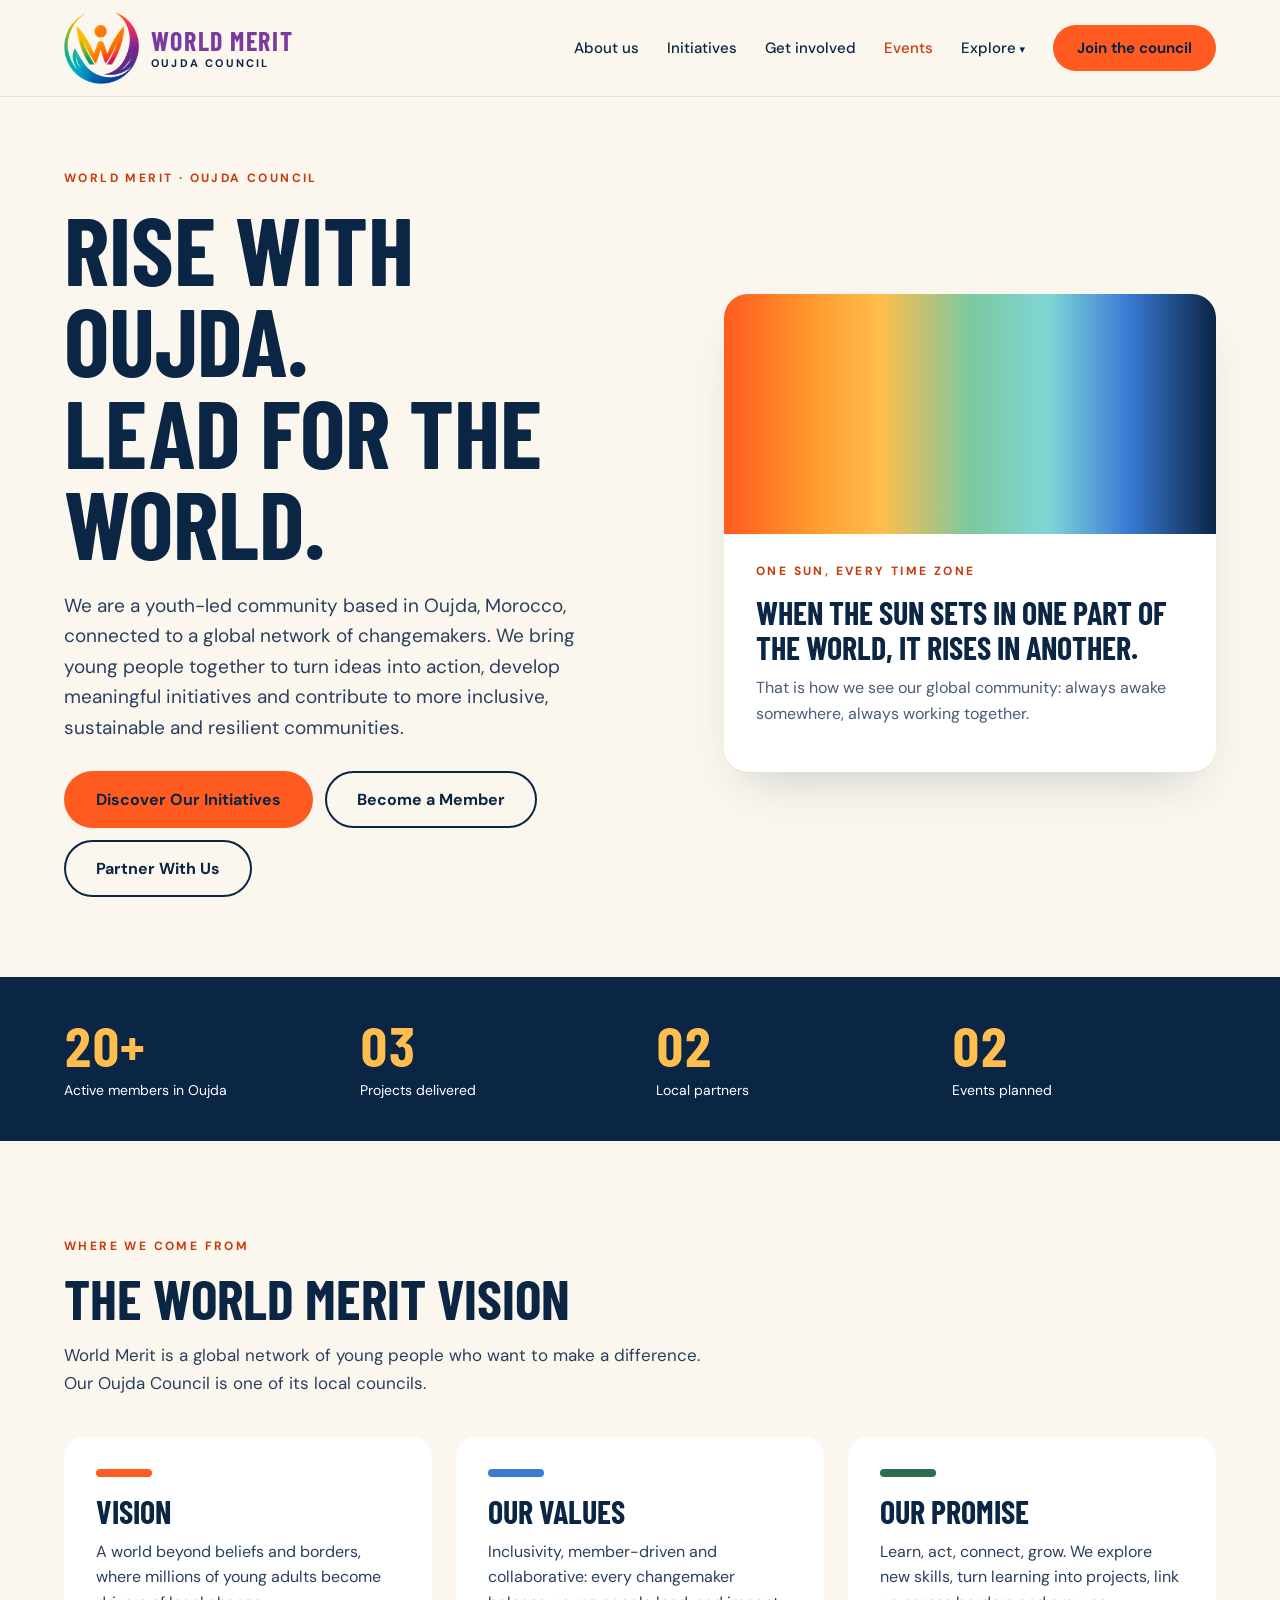
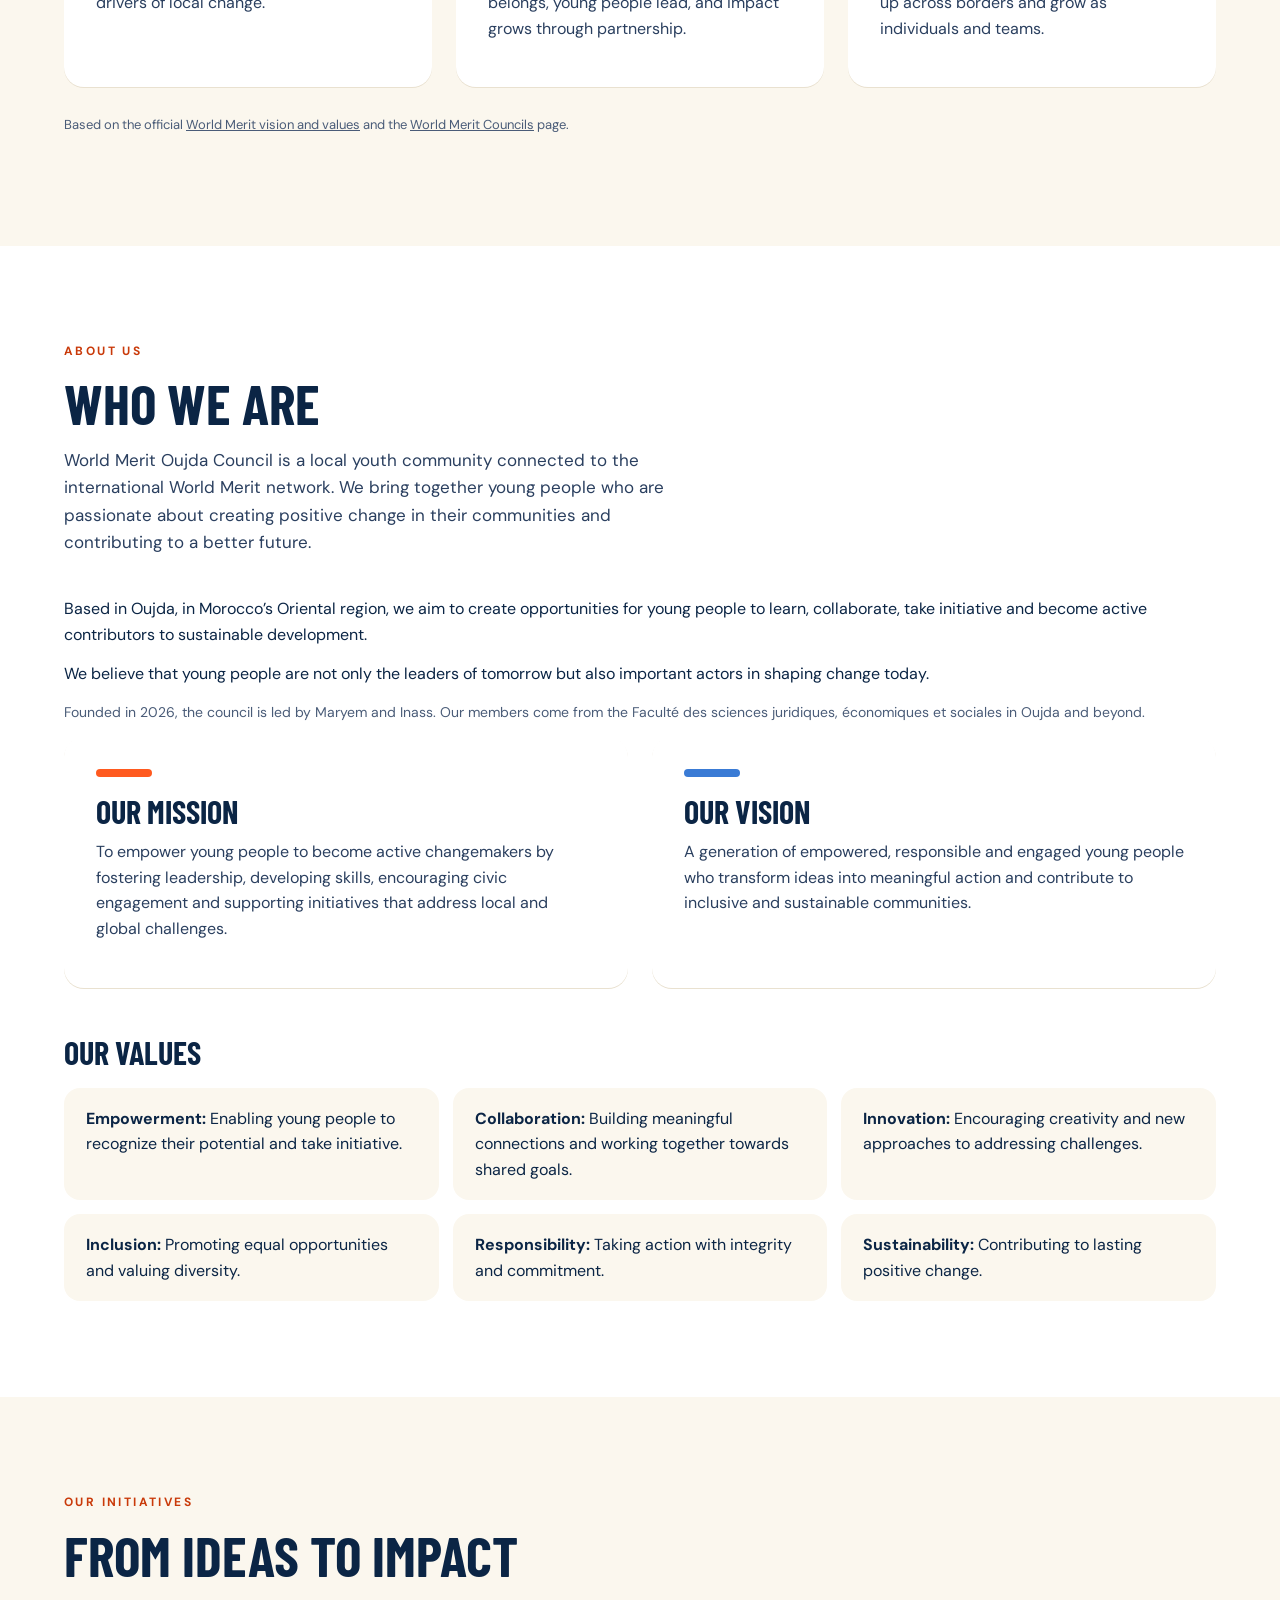
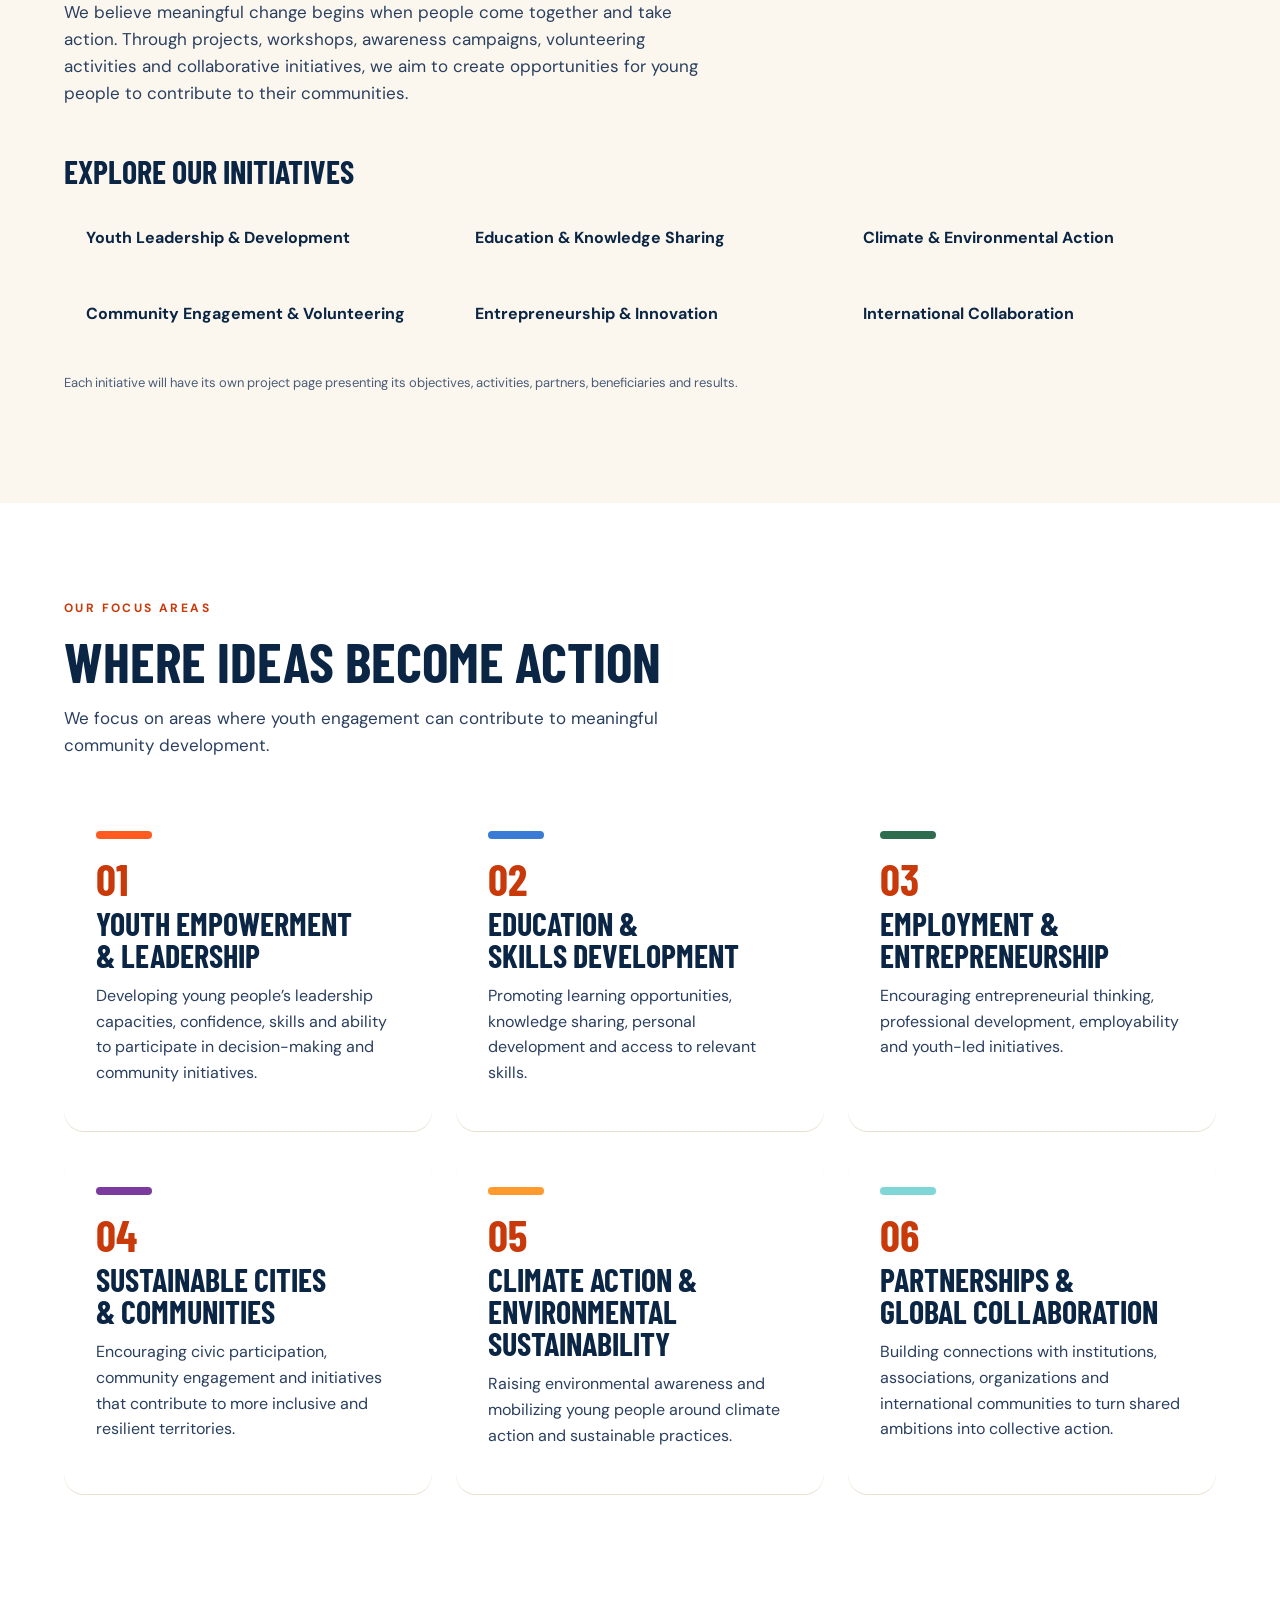
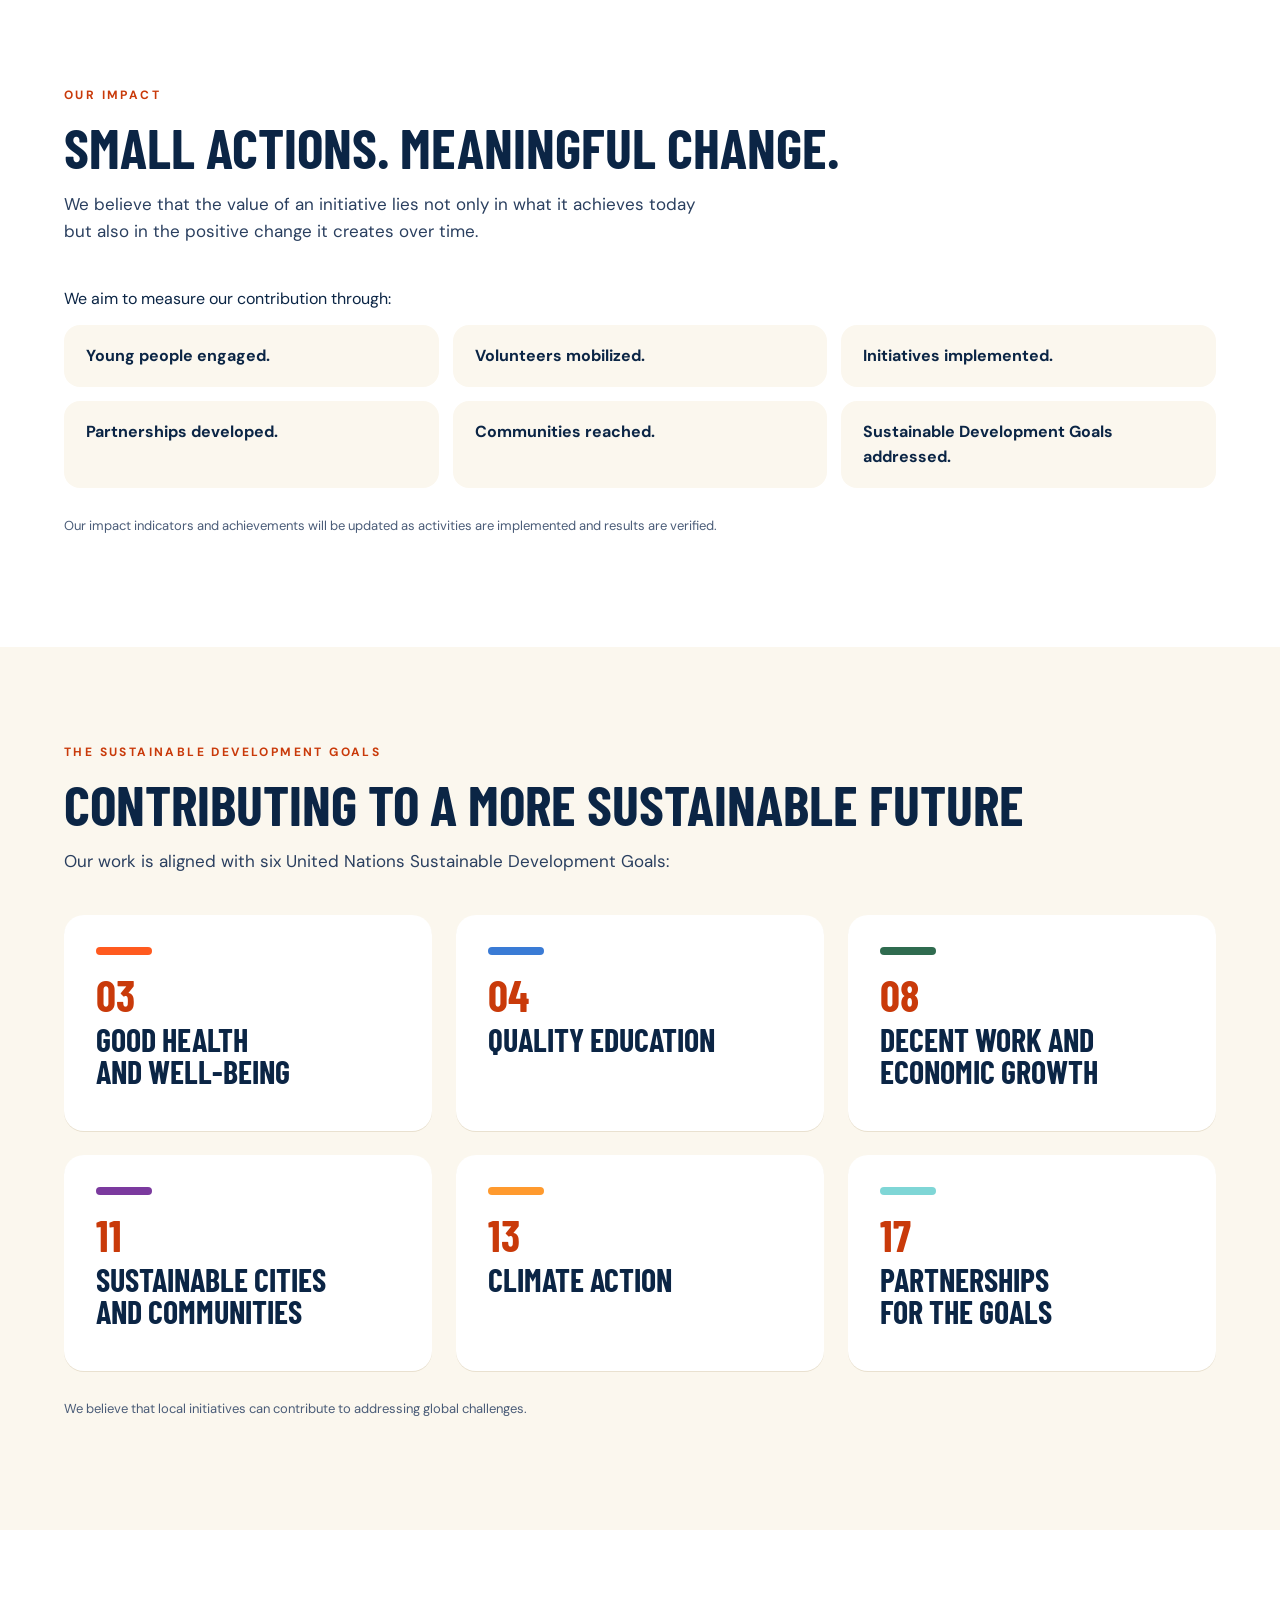
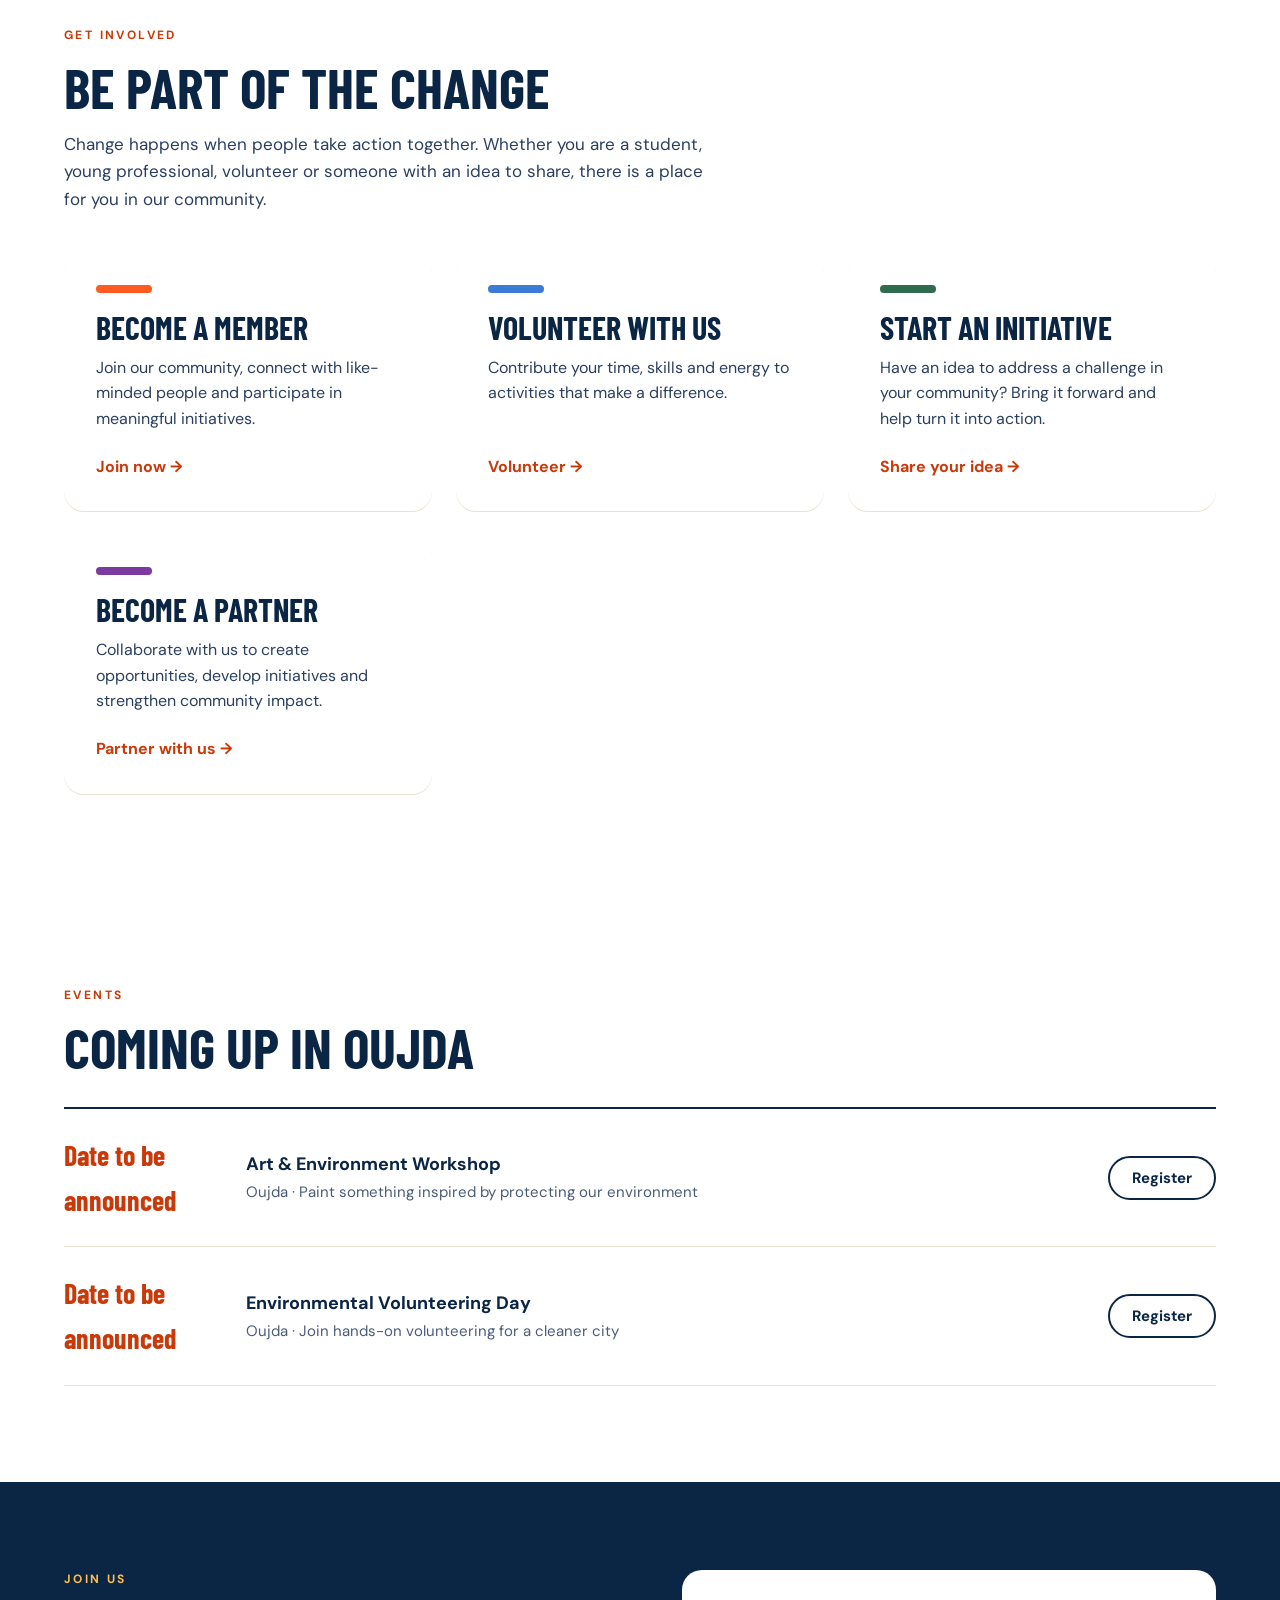
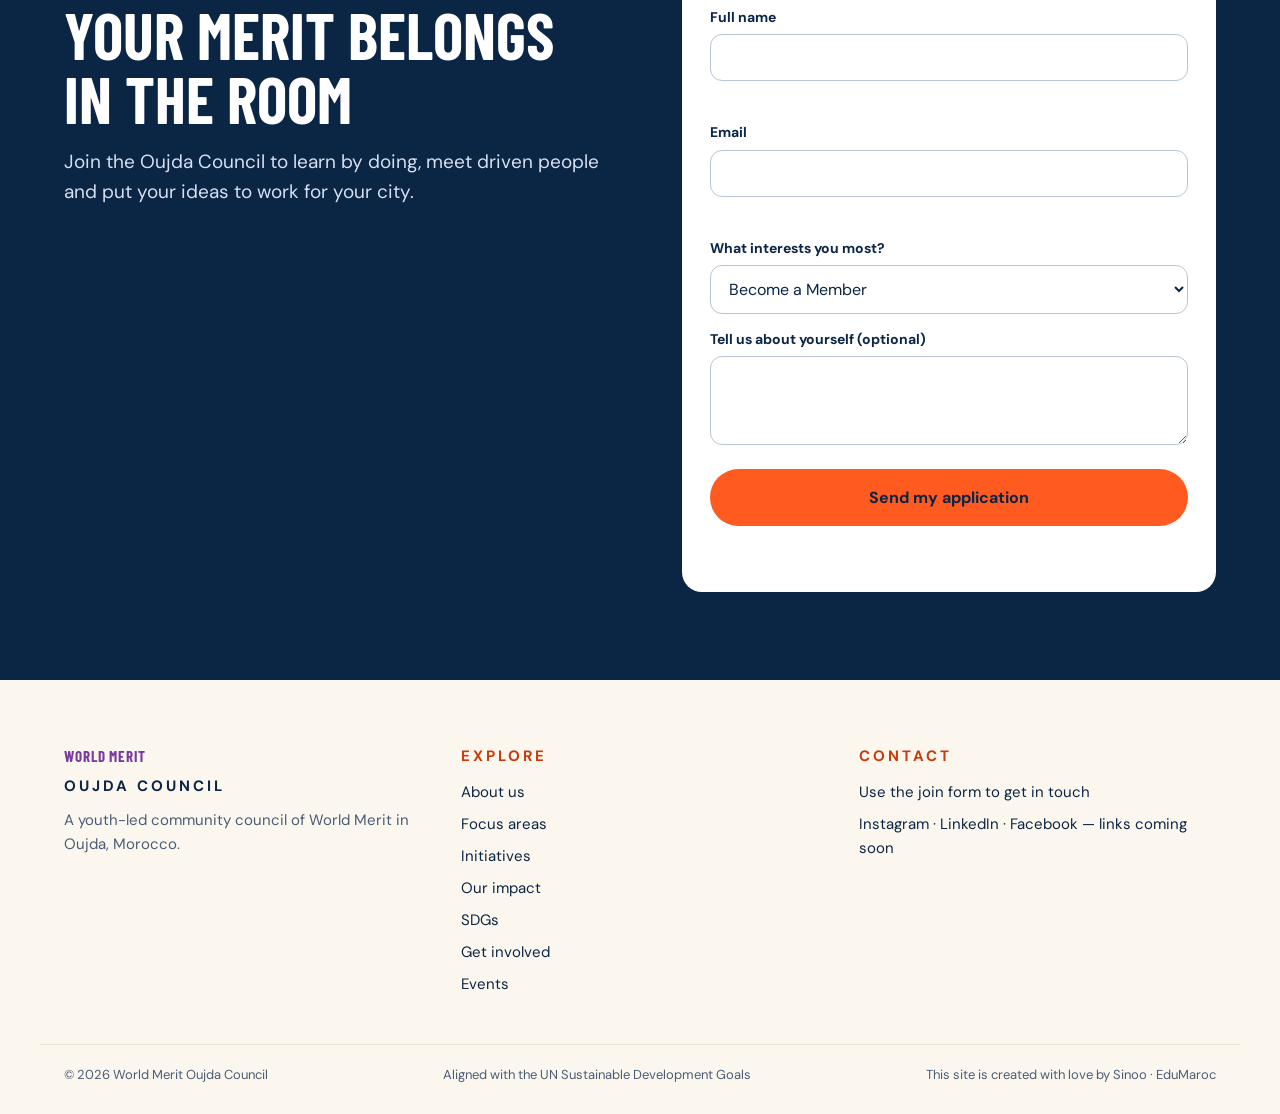
<file: index.html>
<!doctype html>
<html lang="en">
<head>
<meta charset="utf-8">
<meta name="viewport" content="width=device-width, initial-scale=1">
<link rel="icon" type="image/png" href="favicon.png">
<link rel="apple-touch-icon" href="apple-touch-icon.png">
<title>World Merit Oujda Council</title>
<meta name="description" content="A youth-led community in Oujda, Morocco, connected to a global network of changemakers. Discover our initiatives, become a member or partner with us.">
<link rel="preconnect" href="https://fonts.googleapis.com">
<link rel="preconnect" href="https://fonts.gstatic.com" crossorigin>
<link href="https://fonts.googleapis.com/css2?family=Barlow+Condensed:wght@600;700&family=DM+Sans:wght@400;500;700&display=swap" rel="stylesheet">
<link rel="stylesheet" href="style.css">
</head>
<body>

<header class="site-header">
  <div class="wrap header-inner">
    <a class="brand" href="#top" aria-label="World Merit Oujda Council, home">
      <img id="logo" src="logo-mark.png" alt="World Merit Oujda Council logo">
      <span class="brand-text">
        <span class="brand-name">WORLD MERIT</span>
        <span class="brand-sub">OUJDA COUNCIL</span>
      </span>
    </a>
    <button class="nav-toggle" id="nav-toggle" aria-expanded="false" aria-controls="nav">Menu</button>
    <nav class="nav" id="nav" aria-label="Main">
      <a href="#about">About us</a>
      <a href="#initiatives">Initiatives</a>
      <a href="#get-involved">Get involved</a>
      <a href="#events">Events</a>
      <details class="nav-more">
        <summary>Explore</summary>
        <div class="nav-more-panel">
          <a href="#focus">Focus areas</a>
          <a href="#impact">Our impact</a>
          <a href="#sdgs">SDGs</a>
          <a href="#vision">World Merit vision</a>
          <a href="#contact">Contact</a>
        </div>
      </details>
      <a class="btn btn-orange btn-small" href="#join">Join the council</a>
    </nav>
  </div>
</header>

<main id="top">

  <section class="hero">
    <div class="wrap hero-grid">
      <div class="hero-copy">
        <p class="eyebrow">World Merit · Oujda Council</p>
        <h1>Rise with Oujda.<br>Lead for the world.</h1>
        <p class="lead">We are a youth-led community based in Oujda, Morocco, connected to a global network of changemakers. We bring young people together to turn ideas into action, develop meaningful initiatives and contribute to more inclusive, sustainable and resilient communities.</p>
        <div class="actions">
          <a class="btn btn-orange" href="#initiatives">Discover Our Initiatives</a>
          <a class="btn btn-outline" href="#join">Become a Member</a>
          <a class="btn btn-outline" href="#join">Partner With Us</a>
        </div>
      </div>
      <div class="hero-card">
        <div class="spectrum" role="img" aria-label="Colour gradient from sunrise orange through green to ocean blue"></div>
        <div class="hero-card-body">
          <p class="eyebrow">One sun, every time zone</p>
          <p class="hero-card-title">When the sun sets in one part of the world, it rises in another.</p>
          <p class="muted">That is how we see our global community: always awake somewhere, always working together.</p>
        </div>
      </div>
    </div>
  </section>

  <section class="stats" aria-label="Council in numbers">
    <div class="wrap stats-grid">
      <div><span class="stat-num">20+</span><span class="stat-label">Active members in Oujda</span></div>
      <div><span class="stat-num">03</span><span class="stat-label">Projects delivered</span></div>
      <div><span class="stat-num">02</span><span class="stat-label">Local partners</span></div>
      <div><span class="stat-num">02</span><span class="stat-label">Events planned</span></div>
    </div>
  </section>

  <section id="vision" class="section">
    <div class="wrap">
      <p class="eyebrow">Where we come from</p>
      <h2>The World Merit vision</h2>
      <p class="section-lead">World Merit is a global network of young people who want to make a difference. Our Oujda Council is one of its local councils.</p>
      <div class="cards three">
        <article class="card">
          <span class="bar c-orange"></span>
          <h3>Vision</h3>
          <p>A world beyond beliefs and borders, where millions of young adults become drivers of local change.</p>
        </article>
        <article class="card">
          <span class="bar c-blue"></span>
          <h3>Our values</h3>
          <p>Inclusivity, member-driven and collaborative: every changemaker belongs, young people lead, and impact grows through partnership.</p>
        </article>
        <article class="card">
          <span class="bar c-green"></span>
          <h3>Our promise</h3>
          <p>Learn, act, connect, grow. We explore new skills, turn learning into projects, link up across borders and grow as individuals and teams.</p>
        </article>
      </div>
      <p class="source">Based on the official <a href="https://worldmerit.org/about-world-merit" rel="noopener" target="_blank">World Merit vision and values</a> and the <a href="https://worldmerit.org/programmes/councils" rel="noopener" target="_blank">World Merit Councils</a> page.</p>
    </div>
  </section>

  <section id="about" class="section section-white">
    <div class="wrap">
      <p class="eyebrow">About us</p>
      <h2>Who We Are</h2>
      <p class="section-lead">World Merit Oujda Council is a local youth community connected to the international World Merit network. We bring together young people who are passionate about creating positive change in their communities and contributing to a better future.</p>
      <p>Based in Oujda, in Morocco’s Oriental region, we aim to create opportunities for young people to learn, collaborate, take initiative and become active contributors to sustainable development.</p>
      <p>We believe that young people are not only the leaders of tomorrow but also important actors in shaping change today.</p>
      <p class="muted small">Founded in 2026, the council is led by Maryem and Inass. Our members come from the Faculté des sciences juridiques, économiques et sociales in Oujda and beyond.</p>
      <div class="cards three">
        <article class="card">
          <span class="bar c-orange"></span>
          <h3>Our Mission</h3>
          <p>To empower young people to become active changemakers by fostering leadership, developing skills, encouraging civic engagement and supporting initiatives that address local and global challenges.</p>
        </article>
        <article class="card">
          <span class="bar c-blue"></span>
          <h3>Our Vision</h3>
          <p>A generation of empowered, responsible and engaged young people who transform ideas into meaningful action and contribute to inclusive and sustainable communities.</p>
        </article>
      </div>
      <h3 class="values-title">Our Values</h3>
      <ul class="values">
        <li><strong>Empowerment:</strong> Enabling young people to recognize their potential and take initiative.</li>
        <li><strong>Collaboration:</strong> Building meaningful connections and working together towards shared goals.</li>
        <li><strong>Innovation:</strong> Encouraging creativity and new approaches to addressing challenges.</li>
        <li><strong>Inclusion:</strong> Promoting equal opportunities and valuing diversity.</li>
        <li><strong>Responsibility:</strong> Taking action with integrity and commitment.</li>
        <li><strong>Sustainability:</strong> Contributing to lasting positive change.</li>
      </ul>
    </div>
  </section>

  <section id="initiatives" class="section">
    <div class="wrap">
      <p class="eyebrow">Our initiatives</p>
      <h2>From Ideas to Impact</h2>
      <p class="section-lead">We believe meaningful change begins when people come together and take action. Through projects, workshops, awareness campaigns, volunteering activities and collaborative initiatives, we aim to create opportunities for young people to contribute to their communities.</p>
      <h3 class="values-title">Explore our initiatives</h3>
      <ul class="values">
        <li><strong>Youth Leadership &amp; Development</strong></li>
        <li><strong>Education &amp; Knowledge Sharing</strong></li>
        <li><strong>Climate &amp; Environmental Action</strong></li>
        <li><strong>Community Engagement &amp; Volunteering</strong></li>
        <li><strong>Entrepreneurship &amp; Innovation</strong></li>
        <li><strong>International Collaboration</strong></li>
      </ul>
      <p class="source">Each initiative will have its own project page presenting its objectives, activities, partners, beneficiaries and results.</p>
    </div>
  </section>

  <section id="focus" class="section section-white">
    <div class="wrap">
      <p class="eyebrow">Our focus areas</p>
      <h2>Where Ideas Become Action</h2>
      <p class="section-lead">We focus on areas where youth engagement can contribute to meaningful community development.</p>
      <div class="cards three">
        <article class="card">
          <span class="bar c-orange"></span>
          <span class="card-num">01</span>
          <h3>Youth Empowerment &amp; Leadership</h3>
          <p>Developing young people’s leadership capacities, confidence, skills and ability to participate in decision-making and community initiatives.</p>
        </article>
        <article class="card">
          <span class="bar c-blue"></span>
          <span class="card-num">02</span>
          <h3>Education &amp; Skills Development</h3>
          <p>Promoting learning opportunities, knowledge sharing, personal development and access to relevant skills.</p>
        </article>
        <article class="card">
          <span class="bar c-green"></span>
          <span class="card-num">03</span>
          <h3>Employment &amp; Entrepreneurship</h3>
          <p>Encouraging entrepreneurial thinking, professional development, employability and youth-led initiatives.</p>
        </article>
        <article class="card">
          <span class="bar c-purple"></span>
          <span class="card-num">04</span>
          <h3>Sustainable Cities &amp; Communities</h3>
          <p>Encouraging civic participation, community engagement and initiatives that contribute to more inclusive and resilient territories.</p>
        </article>
        <article class="card">
          <span class="bar c-amber"></span>
          <span class="card-num">05</span>
          <h3>Climate Action &amp; Environmental Sustainability</h3>
          <p>Raising environmental awareness and mobilizing young people around climate action and sustainable practices.</p>
        </article>
        <article class="card">
          <span class="bar c-teal"></span>
          <span class="card-num">06</span>
          <h3>Partnerships &amp; Global Collaboration</h3>
          <p>Building connections with institutions, associations, organizations and international communities to turn shared ambitions into collective action.</p>
        </article>
      </div>
    </div>
  </section>

  <section id="impact" class="section section-white">
    <div class="wrap">
      <p class="eyebrow">Our impact</p>
      <h2>Small Actions. Meaningful Change.</h2>
      <p class="section-lead">We believe that the value of an initiative lies not only in what it achieves today but also in the positive change it creates over time.</p>
      <p>We aim to measure our contribution through:</p>
      <ul class="values">
        <li><strong>Young people engaged.</strong></li>
        <li><strong>Volunteers mobilized.</strong></li>
        <li><strong>Initiatives implemented.</strong></li>
        <li><strong>Partnerships developed.</strong></li>
        <li><strong>Communities reached.</strong></li>
        <li><strong>Sustainable Development Goals addressed.</strong></li>
      </ul>
      <p class="source">Our impact indicators and achievements will be updated as activities are implemented and results are verified.</p>
    </div>
  </section>

  <section id="sdgs" class="section">
    <div class="wrap">
      <p class="eyebrow">The Sustainable Development Goals</p>
      <h2>Contributing to a More Sustainable Future</h2>
      <p class="section-lead">Our work is aligned with six United Nations Sustainable Development Goals:</p>
      <div class="cards three">
        <article class="card">
          <span class="bar c-orange"></span>
          <span class="card-num">03</span>
          <h3>Good Health and Well-being</h3>
        </article>
        <article class="card">
          <span class="bar c-blue"></span>
          <span class="card-num">04</span>
          <h3>Quality Education</h3>
        </article>
        <article class="card">
          <span class="bar c-green"></span>
          <span class="card-num">08</span>
          <h3>Decent Work and Economic Growth</h3>
        </article>
        <article class="card">
          <span class="bar c-purple"></span>
          <span class="card-num">11</span>
          <h3>Sustainable Cities and Communities</h3>
        </article>
        <article class="card">
          <span class="bar c-amber"></span>
          <span class="card-num">13</span>
          <h3>Climate Action</h3>
        </article>
        <article class="card">
          <span class="bar c-teal"></span>
          <span class="card-num">17</span>
          <h3>Partnerships for the Goals</h3>
        </article>
      </div>
      <p class="source">We believe that local initiatives can contribute to addressing global challenges.</p>
    </div>
  </section>

  <section id="get-involved" class="section section-white">
    <div class="wrap">
      <p class="eyebrow">Get involved</p>
      <h2>Be Part of the Change</h2>
      <p class="section-lead">Change happens when people take action together. Whether you are a student, young professional, volunteer or someone with an idea to share, there is a place for you in our community.</p>
      <div class="cards three">
        <article class="card">
          <span class="bar c-orange"></span>
          <h3>Become a Member</h3>
          <p>Join our community, connect with like-minded people and participate in meaningful initiatives.</p>
          <a class="card-link" href="#join">Join now →</a>
        </article>
        <article class="card">
          <span class="bar c-blue"></span>
          <h3>Volunteer With Us</h3>
          <p>Contribute your time, skills and energy to activities that make a difference.</p>
          <a class="card-link" href="#join">Volunteer →</a>
        </article>
        <article class="card">
          <span class="bar c-green"></span>
          <h3>Start an Initiative</h3>
          <p>Have an idea to address a challenge in your community? Bring it forward and help turn it into action.</p>
          <a class="card-link" href="#join">Share your idea →</a>
        </article>
        <article class="card">
          <span class="bar c-purple"></span>
          <h3>Become a Partner</h3>
          <p>Collaborate with us to create opportunities, develop initiatives and strengthen community impact.</p>
          <a class="card-link" href="#join">Partner with us →</a>
        </article>
      </div>
    </div>
  </section>

  <section id="events" class="section section-white">
    <div class="wrap">
      <p class="eyebrow">Events</p>
      <h2>Coming up in Oujda</h2>
      <ul class="events" id="events-list">
        <!-- Edit the events array in script.js -->
      </ul>
    </div>
  </section>

  <section id="join" class="join">
    <div class="wrap join-grid">
      <div>
        <p class="eyebrow eyebrow-light">Join us</p>
        <h2>Your merit belongs in the room</h2>
        <p class="lead light">Join the Oujda Council to learn by doing, meet driven people and put your ideas to work for your city.</p>
      </div>
      <form class="form" id="join-form" action="https://formsubmit.co/worldmeritoujda@gmail.com" method="POST" novalidate>
        <input type="hidden" name="_subject" value="New application - World Merit Oujda Council">
        <input type="hidden" name="_template" value="table">
        <input type="hidden" id="form-url" name="_url" value="https://wmoc.vercel.app/">
        <input type="hidden" id="next-url" name="_next" value="">
        <input type="text" name="_honey" style="display:none" tabindex="-1" autocomplete="off" aria-hidden="true">

        <label for="name">Full name</label>
        <input id="name" name="name" type="text" autocomplete="name" required>
        <p class="error" id="err-name" role="alert"></p>

        <label for="email">Email</label>
        <input id="email" name="email" type="email" autocomplete="email" required>
        <p class="error" id="err-email" role="alert"></p>

        <label for="interest">What interests you most?</label>
        <select id="interest" name="interest">
          <option>Become a Member</option>
          <option>Volunteer With Us</option>
          <option>Start an Initiative</option>
          <option>Become a Partner</option>
        </select>

        <label for="message">Tell us about yourself (optional)</label>
        <textarea id="message" name="message" rows="3"></textarea>

        <button class="btn btn-orange" type="submit">Send my application</button>
        <p class="form-status" id="form-status" role="status"></p>
      </form>
    </div>
  </section>

</main>

<footer id="contact" class="footer">
  <div class="wrap footer-grid">
    <div>
      <p class="footer-brand">WORLD MERIT</p>
      <p class="brand-sub dark">OUJDA COUNCIL</p>
      <p class="muted small">A youth-led community council of World Merit in Oujda, Morocco.</p>
    </div>
    <div>
      <p class="eyebrow">Explore</p>
      <a href="#about">About us</a>
      <a href="#focus">Focus areas</a>
      <a href="#initiatives">Initiatives</a>
      <a href="#impact">Our impact</a>
      <a href="#sdgs">SDGs</a>
      <a href="#get-involved">Get involved</a>
      <a href="#events">Events</a>
    </div>
    <div>
      <p class="eyebrow">Contact</p>
      <p><a href="#join">Use the join form to get in touch</a></p>
      <p>Instagram · LinkedIn · Facebook — links coming soon</p>
    </div>
  </div>
  <div class="wrap footer-bottom">
    <span>© <span id="year">2026</span> World Merit Oujda Council</span>
    <span>Aligned with the UN Sustainable Development Goals</span>
    <span>This site is created with love by Sinoo · <a href="https://www.edumaroc.org/" target="_blank" rel="noopener">EduMaroc</a></span>
  </div>
</footer>

<script src="script.js"></script>
</body>
</html>
</file>
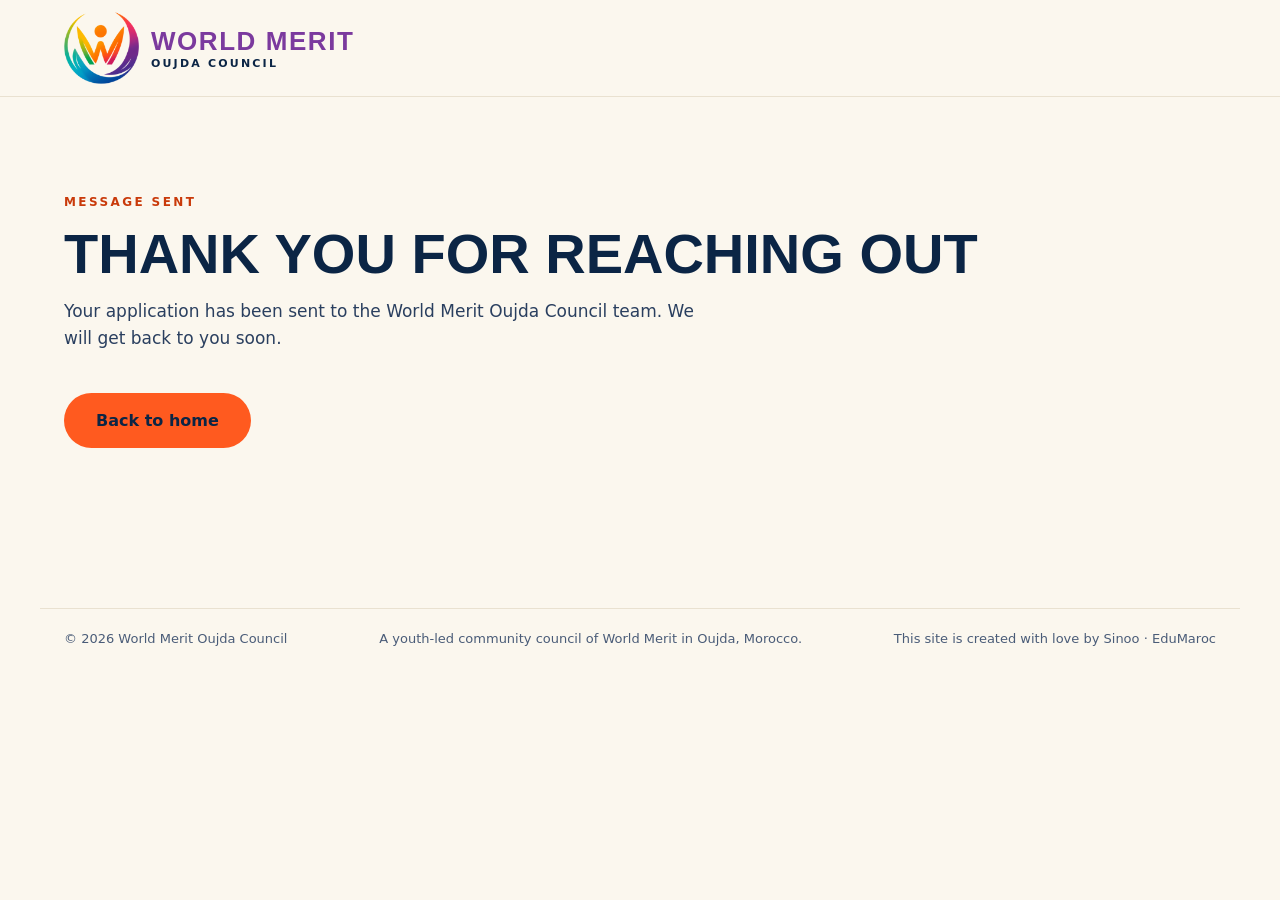
<file: thanks.html>
<!doctype html>
<html lang="en">
<head>
<meta charset="utf-8">
<meta name="viewport" content="width=device-width, initial-scale=1">
<link rel="icon" type="image/png" href="favicon.png">
<link rel="apple-touch-icon" href="apple-touch-icon.png">
<title>Thank you | World Merit Oujda Council</title>
<link rel="stylesheet" href="style.css">
</head>
<body>

<header class="site-header">
  <div class="wrap header-inner">
    <a class="brand" href="/" aria-label="World Merit Oujda Council, home">
      <img src="logo-mark.png" alt="World Merit Oujda Council logo">
      <span class="brand-text">
        <span class="brand-name">WORLD MERIT</span>
        <span class="brand-sub">OUJDA COUNCIL</span>
      </span>
    </a>
  </div>
</header>

<main id="top">
  <section class="section">
    <div class="wrap">
      <p class="eyebrow">Message sent</p>
      <h2>Thank you for reaching out</h2>
      <p class="section-lead">Your application has been sent to the World Merit Oujda Council team. We will get back to you soon.</p>
      <a class="btn btn-orange" href="/">Back to home</a>
    </div>
  </section>
</main>

<footer class="footer">
  <div class="wrap footer-bottom">
    <span>© <span id="year">2026</span> World Merit Oujda Council</span>
    <span>A youth-led community council of World Merit in Oujda, Morocco.</span>
    <span>This site is created with love by Sinoo · <a href="https://www.edumaroc.org/" target="_blank" rel="noopener">EduMaroc</a></span>
  </div>
</footer>

<script>
  document.getElementById('year').textContent = new Date().getFullYear();
</script>
</body>
</html>
</file>
<file: style.css>
:root {
  --cream: #FBF7EE;
  --white: #FFFFFF;
  --navy: #0B2545;
  --ink-soft: #2A3F5F;
  --muted: #4A5C78;
  --line: #E9E1D0;
  --orange: #FF5A1F;
  --orange-text: #C93A0A;
  --amber: #FF9A2E;
  --yellow: #FFBE4D;
  --blue: #3A7BD5;
  --teal: #7FD6D6;
  --green: #2F6B4F;
  --mint: #7CC8A0;
  --purple: #7B3A9E;
  --display: 'Barlow Condensed', 'Arial Narrow', sans-serif;
  --body: 'DM Sans', system-ui, -apple-system, 'Segoe UI', sans-serif;
}

* { box-sizing: border-box; }
html { scroll-behavior: smooth; scroll-padding-top: 90px; }
body {
  margin: 0;
  background: var(--cream);
  color: var(--navy);
  font-family: var(--body);
  line-height: 1.6;
}
img { max-width: 100%; }
a { color: inherit; text-decoration: none; }
a:hover { color: var(--orange-text); }
:focus-visible { outline: 3px solid var(--blue); outline-offset: 3px; }

.wrap { max-width: 1200px; margin: 0 auto; padding: 0 24px; }

h1, h2, h3 { font-family: var(--display); font-weight: 700; text-transform: uppercase; margin: 0; line-height: 1; text-wrap: balance; }
h1 { font-size: clamp(52px, 9vw, 96px); line-height: .95; }
h2 { font-size: clamp(38px, 5vw, 56px); margin-bottom: 16px; }
h3 { font-size: 32px; margin-bottom: 12px; }
p { margin: 0 0 14px; }

.eyebrow { font-size: 12px; font-weight: 700; letter-spacing: .2em; text-transform: uppercase; color: var(--orange-text); margin-bottom: 14px; }
.eyebrow-light { color: var(--yellow); }
.lead { font-size: 19px; color: var(--ink-soft); max-width: 540px; }
.lead.light { color: #D6E0F0; }
.section-lead { font-size: 17px; color: var(--ink-soft); max-width: 640px; margin-bottom: 40px; }
.muted { color: var(--muted); }
.small { font-size: 14px; }

/* Buttons */
.btn { display: inline-block; font: 700 16px var(--body); padding: 16px 30px; border-radius: 999px; border: 2px solid transparent; cursor: pointer; text-align: center; }
.btn-orange { background: var(--orange); color: var(--navy); }
.btn-orange:hover { background: var(--amber); color: var(--navy); }
.btn-outline { border-color: var(--navy); color: var(--navy); }
.btn-outline:hover { background: var(--navy); color: var(--white); }
.btn-small { padding: 11px 22px; font-size: 15px; }

/* Header */
.site-header { position: sticky; top: 0; z-index: 20; background: var(--cream); border-bottom: 1px solid var(--line); }
.header-inner { display: flex; align-items: center; justify-content: space-between; gap: 16px; padding-top: 12px; padding-bottom: 12px; flex-wrap: wrap; }
.brand { display: flex; align-items: center; gap: 12px; }
.brand img { height: 72px; width: auto; }
.brand-text { display: flex; flex-direction: column; line-height: 1; }
.brand-name { font-family: var(--display); font-weight: 700; font-size: 26px; letter-spacing: .06em; color: var(--purple); }
.brand-sub { font-size: 11px; font-weight: 700; letter-spacing: .2em; margin-top: 4px; }
.brand-sub.dark { margin: 0 0 10px; }
.nav { display: flex; align-items: center; gap: 8px 28px; font-size: 15px; font-weight: 500; flex-wrap: wrap; }
.nav a.active { color: var(--orange-text); }
.nav-more { position: relative; }
.nav-more > summary { cursor: pointer; list-style: none; white-space: nowrap; }
.nav-more > summary::-webkit-details-marker { display: none; }
.nav-more > summary::after { content: ' ▾'; font-size: 11px; }
.nav-more[open] > summary::after { content: ' ▴'; }
.nav-more-panel { position: absolute; top: calc(100% + 14px); right: 0; min-width: 210px; background: var(--white); border: 1px solid var(--line); border-radius: 14px; box-shadow: 0 18px 40px -18px rgba(11,37,69,.35); padding: 10px; display: grid; gap: 2px; z-index: 30; }
.nav-more-panel a { padding: 8px 12px; border-radius: 8px; white-space: nowrap; }
.nav-more-panel a:hover { background: var(--cream); }
.nav-toggle { display: none; font: 700 15px var(--body); background: none; border: 2px solid var(--navy); color: var(--navy); border-radius: 999px; padding: 8px 18px; cursor: pointer; }

/* Hero */
.hero { padding: 72px 0 80px; }
.hero-grid { display: flex; flex-wrap: wrap; gap: 48px; align-items: center; }
.hero-copy { flex: 1 1 480px; min-width: 0; }
.hero-copy h1 { margin-bottom: 24px; }
.actions { display: flex; flex-wrap: wrap; gap: 12px; margin-top: 28px; }
.hero-card { flex: 1 1 360px; min-width: 0; background: var(--white); border-radius: 24px; overflow: hidden; box-shadow: 0 1px 0 var(--line), 0 24px 48px -24px rgba(11,37,69,.25); }
.spectrum { height: 240px; background: linear-gradient(90deg, var(--orange) 0%, var(--amber) 18%, var(--yellow) 32%, var(--mint) 50%, var(--teal) 66%, var(--blue) 82%, var(--navy) 100%); }
.hero-card-body { padding: 28px 32px 32px; }
.hero-card-title { font-family: var(--display); font-weight: 700; font-size: 32px; line-height: 1.1; text-transform: uppercase; margin-bottom: 10px; }

/* Stats */
.stats { background: var(--navy); color: var(--white); }
.stats-grid { display: grid; grid-template-columns: repeat(auto-fit, minmax(200px, 1fr)); gap: 32px; padding-top: 40px; padding-bottom: 40px; }
.stat-num { display: block; font-family: var(--display); font-weight: 700; font-size: 56px; line-height: 1; color: var(--yellow); font-variant-numeric: tabular-nums; }
.stat-label { display: block; font-size: 14px; margin-top: 6px; }

/* Sections */
.section { padding: 96px 0; }
.section-white { background: var(--white); }
.cards { display: grid; gap: 24px; }
.cards.three { grid-template-columns: repeat(auto-fit, minmax(280px, 1fr)); }
.card { background: var(--white); border-radius: 20px; padding: 32px; box-shadow: 0 1px 0 var(--line); display: flex; flex-direction: column; }
.card p { color: var(--ink-soft); }
.bar { display: block; width: 56px; height: 8px; border-radius: 4px; margin-bottom: 18px; }
.c-orange { background: var(--orange); }
.c-blue { background: var(--blue); }
.c-green { background: var(--green); }
.c-purple { background: var(--purple); }
.c-amber { background: var(--amber); }
.c-teal { background: var(--teal); }
.card-num { display: block; font-family: var(--display); font-weight: 700; font-size: 44px; line-height: 1; color: var(--orange-text); margin-bottom: 6px; }
.card-link { margin-top: auto; padding-top: 8px; font-weight: 700; color: var(--orange-text); }
.source { margin-top: 28px; font-size: 13px; color: var(--muted); }
.source a { text-decoration: underline; }

.split { display: flex; flex-wrap: wrap; gap: 48px; align-items: flex-start; }
.split > div { flex: 1 1 420px; min-width: 0; }
.split p { font-size: 17px; color: var(--ink-soft); }
.values { flex: 1 1 380px; min-width: 0; margin: 0; padding: 0; list-style: none; display: grid; grid-template-columns: repeat(auto-fit, minmax(280px, 1fr)); gap: 14px; }
.values li { background: var(--cream); border-radius: 16px; padding: 18px 22px; font-size: 16px; }
.values-title { margin: 48px 0 20px; }

/* Events */
.events { list-style: none; padding: 0; margin: 32px 0 0; border-top: 2px solid var(--navy); }
.event { display: flex; flex-wrap: wrap; align-items: center; gap: 12px 32px; padding: 24px 0; border-bottom: 1px solid var(--line); }
.event-date { flex: 0 0 150px; font-family: var(--display); font-weight: 700; font-size: 28px; color: var(--orange-text); }
.event-info { flex: 1 1 280px; min-width: 0; }
.event-title { font-weight: 700; font-size: 18px; display: block; }
.event-meta { font-size: 15px; color: var(--muted); }
.event .btn { padding: 10px 22px; font-size: 15px; }

/* Join */
.join { background: var(--navy); color: var(--white); padding: 88px 0; }
.join-grid { display: flex; flex-wrap: wrap; gap: 40px 64px; align-items: flex-start; }
.join-grid > div { flex: 1 1 400px; min-width: 0; }
.join h2 { color: var(--white); font-size: clamp(40px, 6vw, 64px); }
.form { flex: 1 1 380px; min-width: 0; background: var(--white); color: var(--navy); border-radius: 20px; padding: 28px; display: flex; flex-direction: column; gap: 6px; }
.form label { font-weight: 700; font-size: 14px; margin-top: 8px; }
.form input, .form select, .form textarea { font: 400 16px var(--body); color: var(--navy); padding: 12px 14px; border: 1.5px solid #B9C4D6; border-radius: 12px; background: var(--white); width: 100%; }
.form .btn { margin-top: 18px; }
.error { color: #B3260E; font-size: 13px; min-height: 18px; margin: 2px 0 0; }
.form-status { font-weight: 700; margin: 10px 0 0; min-height: 22px; }
.form-status.ok { color: var(--green); }

/* Footer */
.footer { background: var(--cream); padding-top: 64px; }
.footer-grid { display: grid; grid-template-columns: repeat(auto-fit, minmax(220px, 1fr)); gap: 40px; padding-bottom: 40px; }
.footer-grid a, .footer-grid p { display: block; font-size: 15px; margin-bottom: 8px; }
.footer-grid .eyebrow { margin-bottom: 12px; }
.footer-brand { font-family: var(--display); font-weight: 700; font-size: 28px; letter-spacing: .06em; color: var(--purple); margin: 0 0 6px !important; }
.footer-bottom { display: flex; flex-wrap: wrap; justify-content: space-between; gap: 8px; border-top: 1px solid var(--line); padding-top: 20px; padding-bottom: 28px; font-size: 13px; color: var(--muted); }

/* Mobile */
@media (max-width: 820px) {
  .nav-toggle { display: inline-block; }
  .nav { display: none; width: 100%; flex-direction: column; align-items: flex-start; padding: 12px 0 8px; gap: 14px; }
  .nav.open { display: flex; }
  .nav-more-panel { position: static; min-width: 0; box-shadow: none; border: 0; background: transparent; padding: 6px 0 0 14px; gap: 8px; }
  .nav-more-panel a { padding: 4px 0; }
  .hero { padding: 48px 0 56px; }
  .section { padding: 64px 0; }
}
@media (prefers-reduced-motion: reduce) {
  html { scroll-behavior: auto; }
}
</file>
